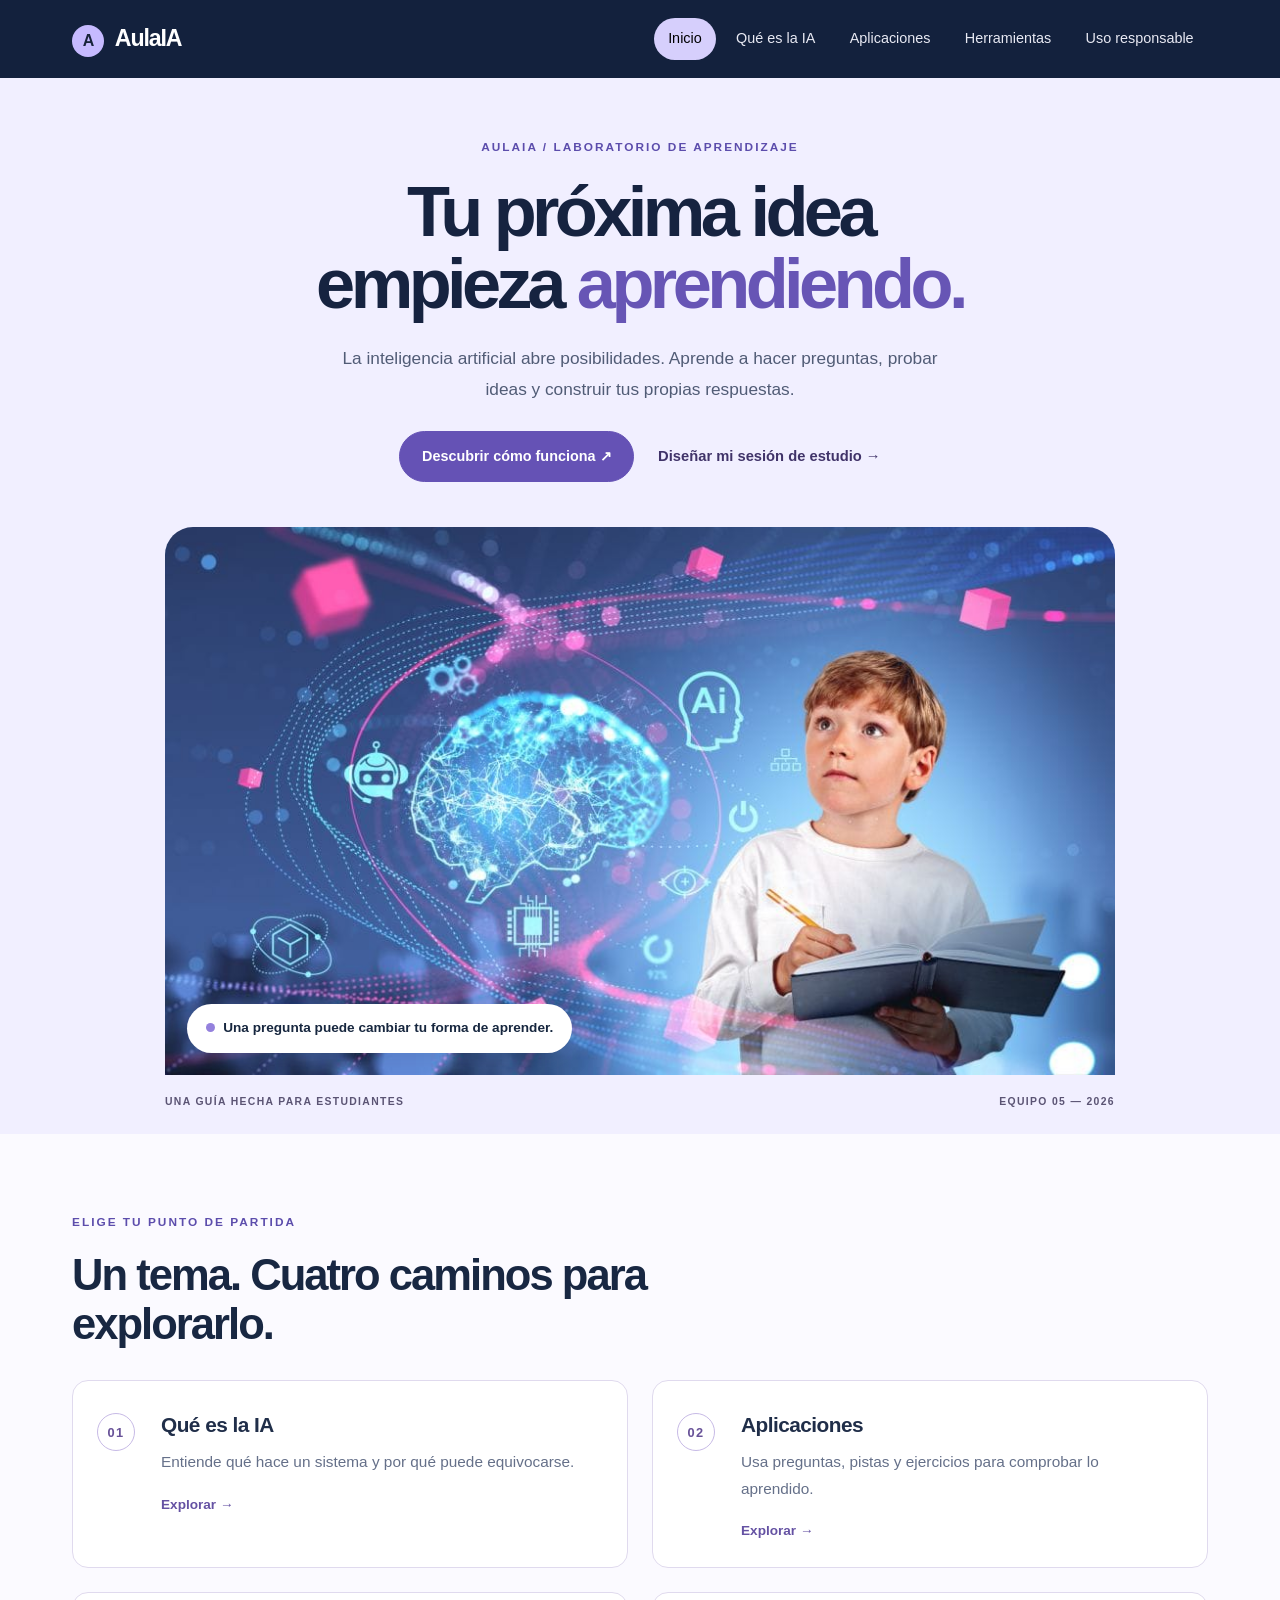
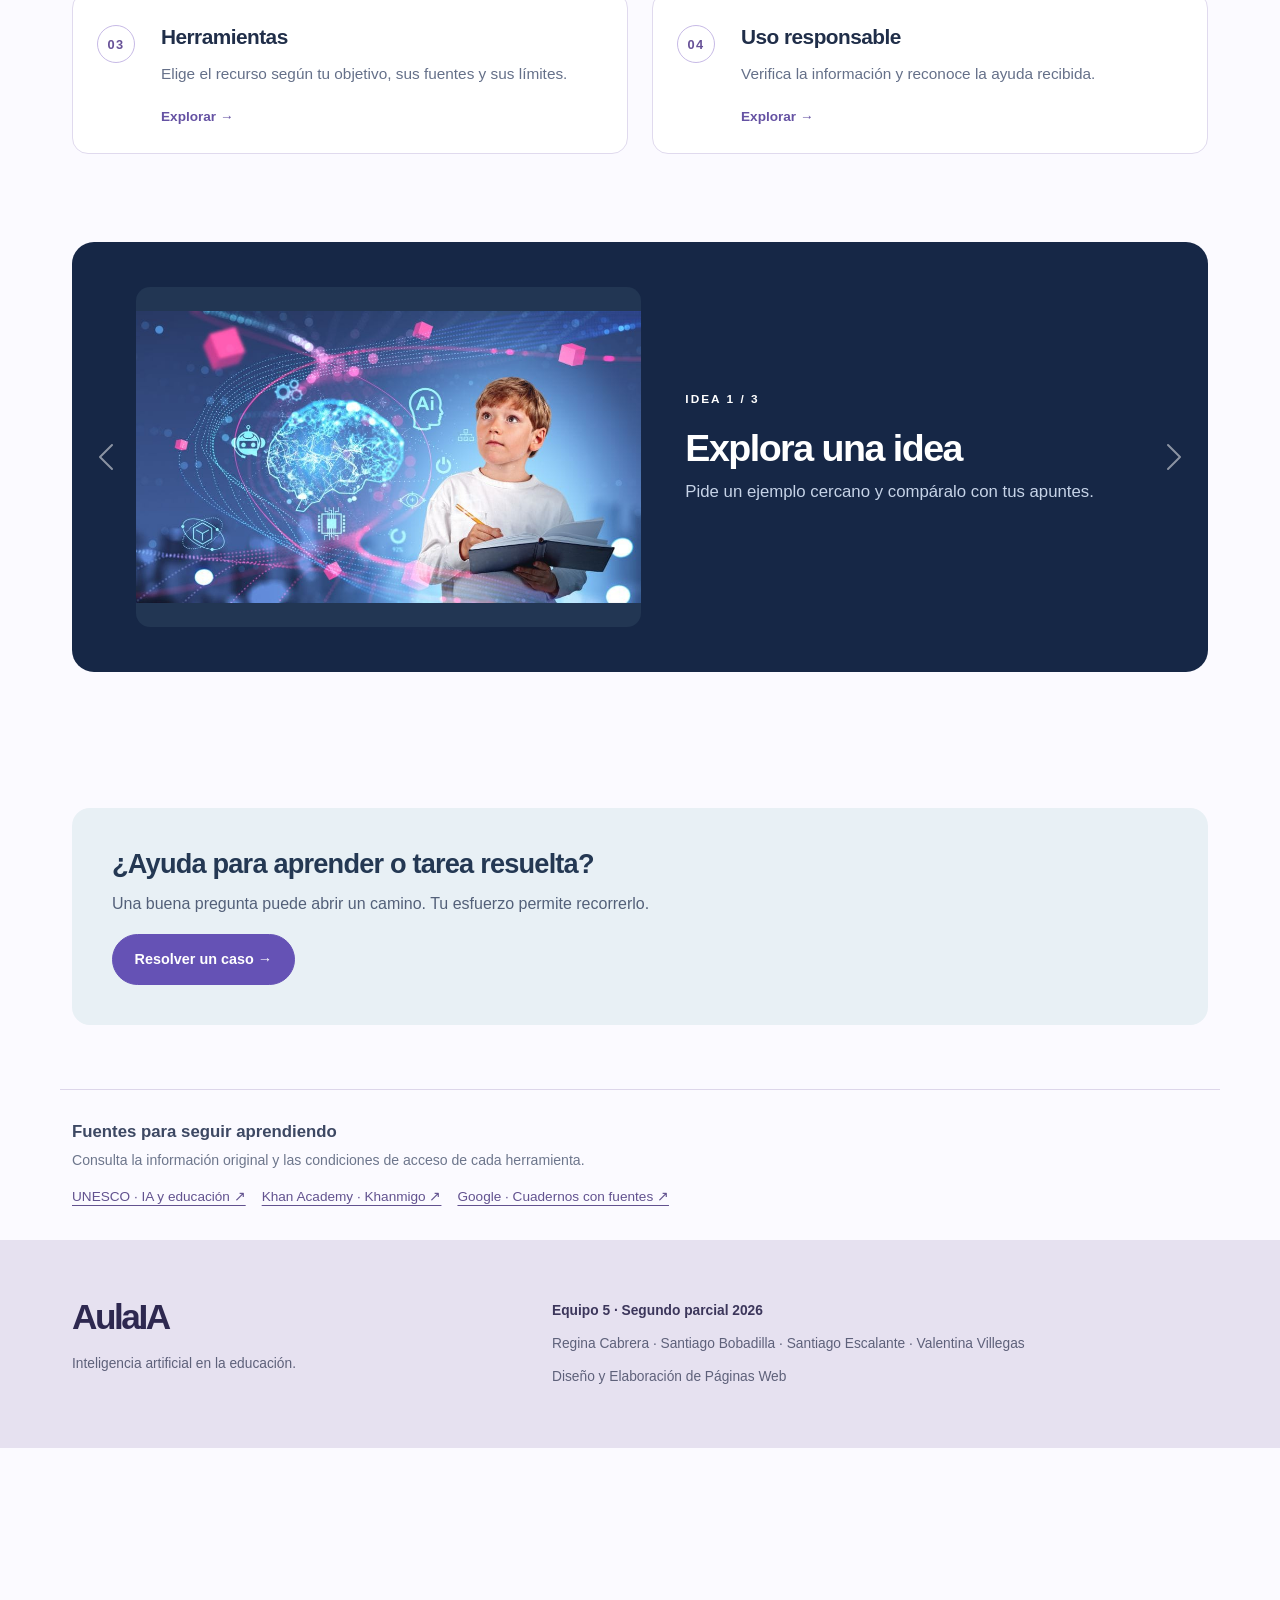
<file: index.html>
<!doctype html><html lang="es"><head><meta charset="utf-8"><meta name="viewport" content="width=device-width,initial-scale=1"><meta http-equiv="refresh" content="0;url=DEPWP2_Cabrera_Regina_AULAIA_REDISENO/"><title>AulaIA</title></head><body><a href="DEPWP2_Cabrera_Regina_AULAIA_REDISENO/">Abrir AulaIA</a></body></html>
</file>
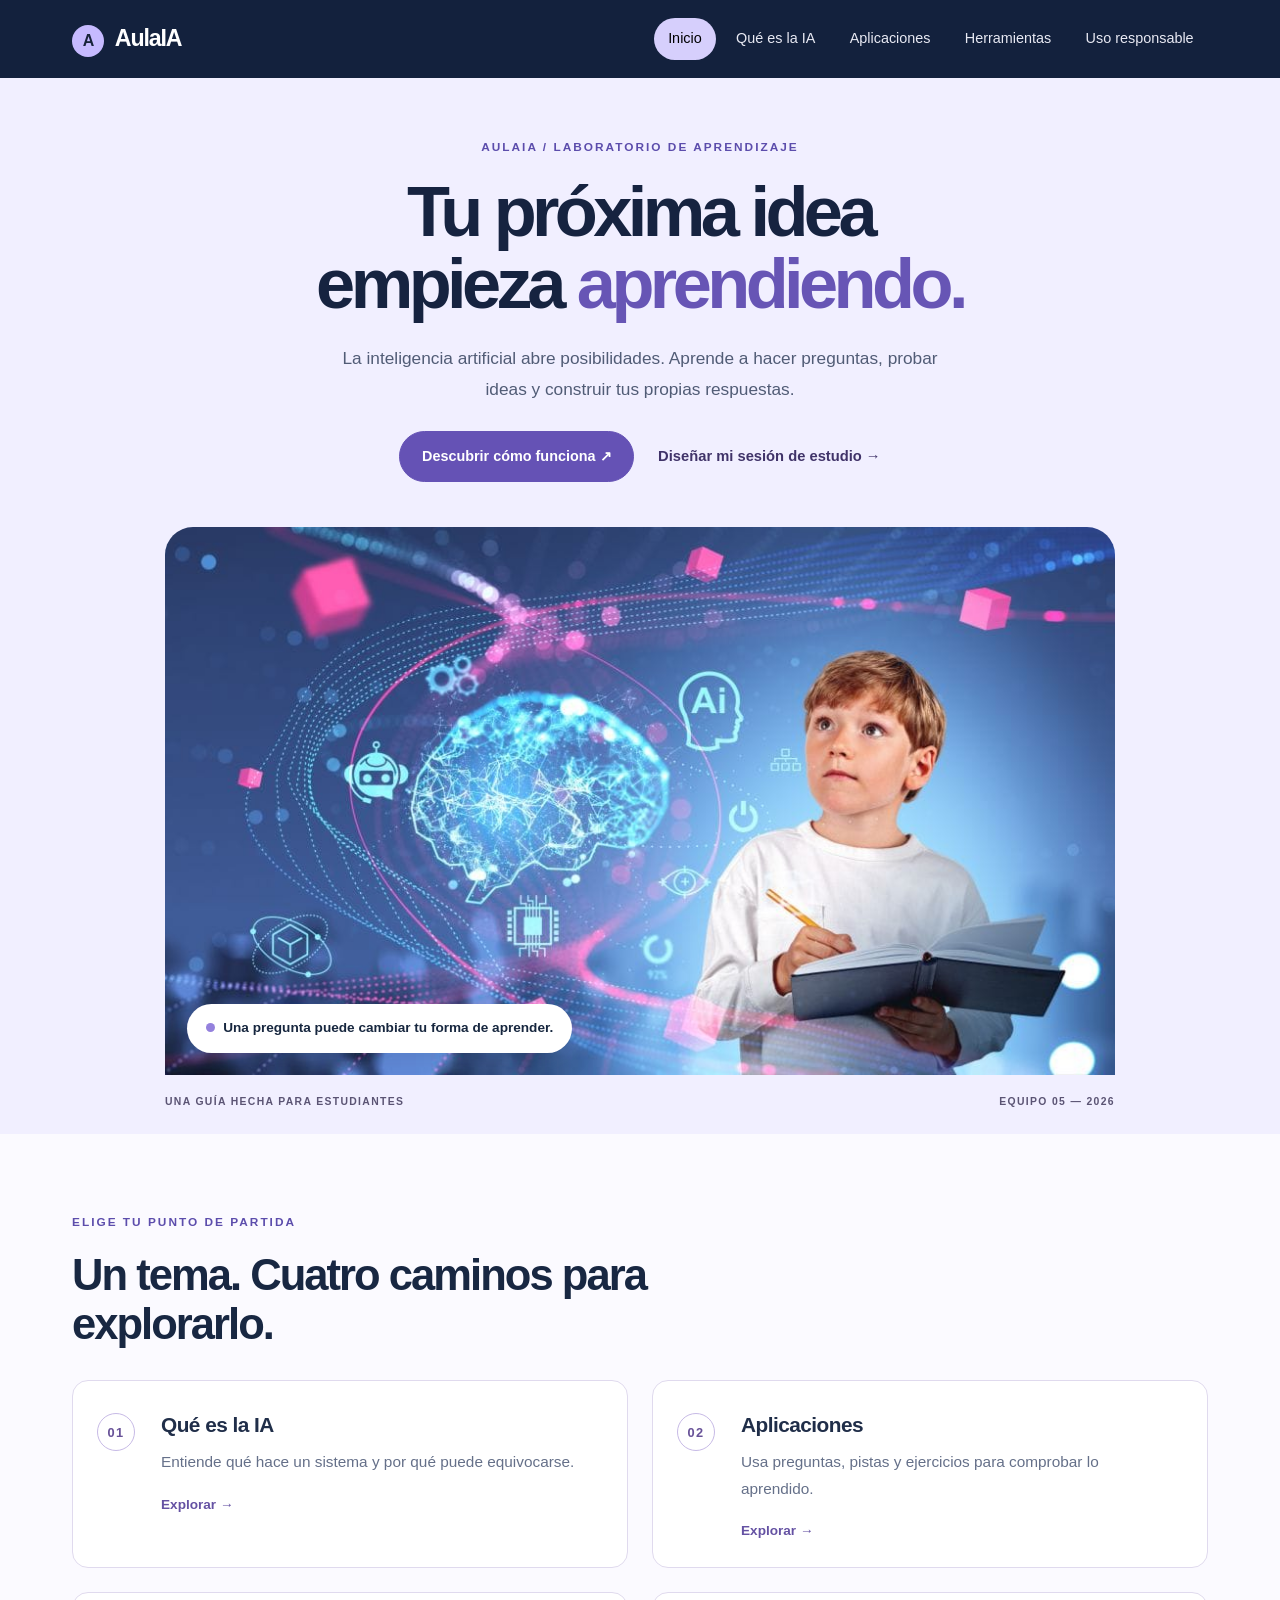
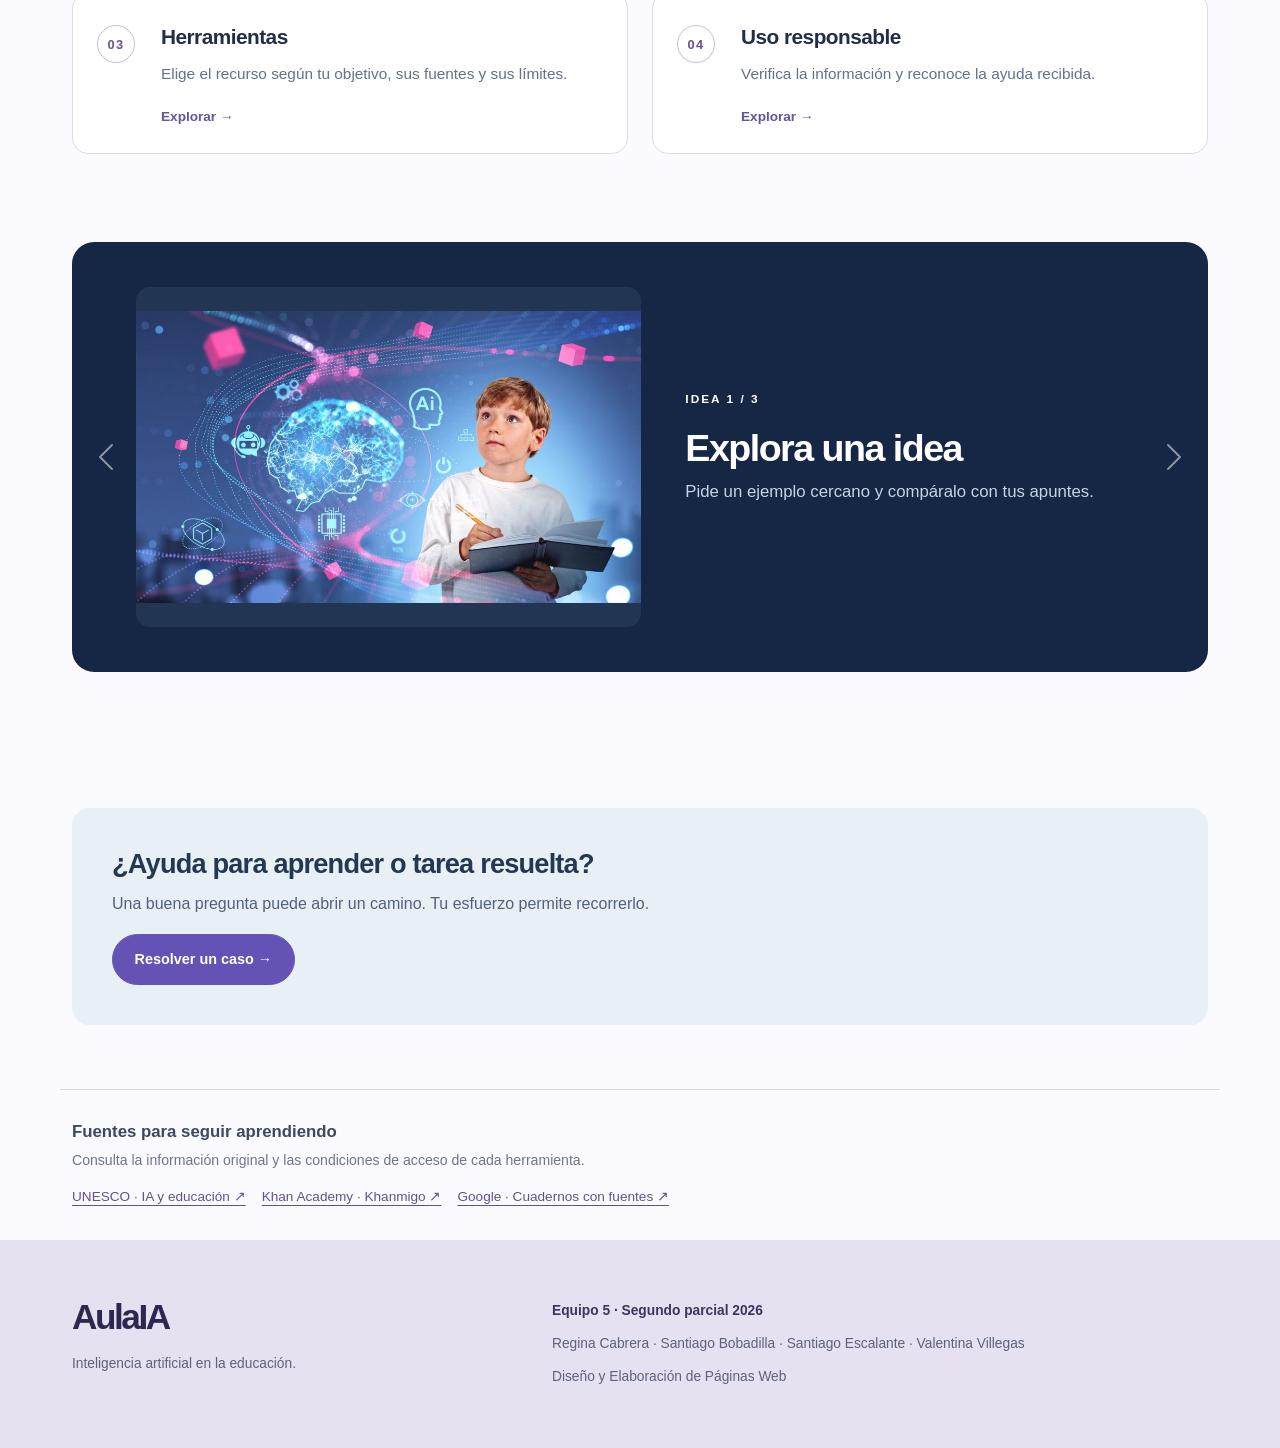
<file: DEPWP2_Cabrera_Regina_AULAIA_REDISENO/index.html>
<!doctype html><html lang="es"><head><meta charset="utf-8"><meta name="viewport" content="width=device-width, initial-scale=1"><title>Inteligencia artificial en la educación | AulaIA</title><meta name="description" content="Aprende qué es la IA y cómo aprovecharla para estudiar con autonomía y responsabilidad."><link rel="icon" href="imagenes/favicon.svg" type="image/svg+xml"><link rel="stylesheet" href="vendor/bootstrap/bootstrap.min.css"><link rel="stylesheet" href="css/estilos.css"></head><body class="site-body"><a class="skip-link" href="#contenido">Saltar al contenido</a><nav class="navbar navbar-expand-lg" aria-label="Navegación principal"><div class="container"><a class="navbar-brand" href="index.html"><span class="brand-icon">A</span> AulaIA</a><button class="navbar-toggler" type="button" data-bs-toggle="collapse" data-bs-target="#menu" aria-controls="menu" aria-expanded="false" aria-label="Abrir menú"><span class="navbar-toggler-icon"></span></button><div class="collapse navbar-collapse" id="menu"><ul class="navbar-nav ms-auto"><li class="nav-item"><a class="nav-link active" aria-current="page" href="index.html">Inicio</a></li><li class="nav-item"><a class="nav-link " href="que-es-ia.html">Qué es la IA</a></li><li class="nav-item"><a class="nav-link " href="aplicaciones.html">Aplicaciones</a></li><li class="nav-item"><a class="nav-link " href="herramientas.html">Herramientas</a></li><li class="nav-item"><a class="nav-link " href="uso-responsable.html">Uso responsable</a></li></ul></div></div></nav><main id="contenido"><header class="lab-hero"><div class="container"><div class="lab-intro"><p class="lab-kicker">AULAIA / LABORATORIO DE APRENDIZAJE</p><h1 class="lab-title">Tu próxima idea<br>empieza <span class="lab-emphasis">aprendiendo.</span></h1><p class="lab-description">La inteligencia artificial abre posibilidades. Aprende a hacer preguntas, probar ideas y construir tus propias respuestas.</p><div class="lab-actions"><a class="btn btn-primary" href="que-es-ia.html">Descubrir cómo funciona <span aria-hidden="true">↗</span></a><a class="lab-text-link" href="uso-responsable.html#plan">Diseñar mi sesión de estudio →</a></div></div><div class="lab-cover"><img class="lab-cover-photo" src="imagenes/aprender-ia.png" alt="Estudiante con un cuaderno junto a una representación digital de inteligencia artificial" width="970" height="560"><div class="lab-cover-label"><span class="lab-dot" aria-hidden="true"></span>Una pregunta puede cambiar tu forma de aprender.</div></div><div class="lab-caption"><span>UNA GUÍA HECHA PARA ESTUDIANTES</span><span>EQUIPO 05 — 2026</span></div></div></header><section class="section container learning-paths"><p class="eyebrow">ELIGE TU PUNTO DE PARTIDA</p><h2 class="section-title">Un tema. Cuatro caminos para explorarlo.</h2><div class="row g-4"><div class="col-md-6"><a class="route-card" href="que-es-ia.html"><span class="number">01</span><h3 class="route-title">Qué es la IA</h3><p>Entiende qué hace un sistema y por qué puede equivocarse.</p><span>Explorar →</span></a></div><div class="col-md-6"><a class="route-card" href="aplicaciones.html"><span class="number">02</span><h3 class="route-title">Aplicaciones</h3><p>Usa preguntas, pistas y ejercicios para comprobar lo aprendido.</p><span>Explorar →</span></a></div><div class="col-md-6"><a class="route-card" href="herramientas.html"><span class="number">03</span><h3 class="route-title">Herramientas</h3><p>Elige el recurso según tu objetivo, sus fuentes y sus límites.</p><span>Explorar →</span></a></div><div class="col-md-6"><a class="route-card" href="uso-responsable.html"><span class="number">04</span><h3 class="route-title">Uso responsable</h3><p>Verifica la información y reconoce la ayuda recibida.</p><span>Explorar →</span></a></div></div></section><section class="section-tight container"><div id="aprendizaje" class="carousel slide carousel-panel" aria-label="Formas de aprender con inteligencia artificial"><div class="carousel-inner"><div class="carousel-item active"><div class="carousel-content"><img class="carousel-art" src="imagenes/aprender-ia.png" width="970" height="560" alt="Estudiante con un cuaderno junto a una representación digital de inteligencia artificial"><div><p class="eyebrow text-white">IDEA 1 / 3</p><h2 class="carousel-heading">Explora una idea</h2><p class="carousel-paragraph">Pide un ejemplo cercano y compáralo con tus apuntes.</p></div></div></div><div class="carousel-item "><div class="carousel-content"><img class="carousel-art" src="imagenes/aula-digital.png" width="1024" height="1024" alt="Ilustración de un robot con libros y estudiantes en un aula digital"><div><p class="eyebrow text-white">IDEA 2 / 3</p><h2 class="carousel-heading">Practica con intención</h2><p class="carousel-paragraph">Intenta resolver primero; después solicita una pista.</p></div></div></div><div class="carousel-item "><div class="carousel-content"><img class="carousel-art" src="imagenes/estudio-acompanado.png" width="1440" height="960" alt="Estudiante y robot consultando un libro en un salón de clases"><div><p class="eyebrow text-white">IDEA 3 / 3</p><h2 class="carousel-heading">Comprueba lo aprendido</h2><p class="carousel-paragraph">Cierra la herramienta y explica el tema con tus palabras.</p></div></div></div></div><button class="carousel-control-prev" type="button" data-bs-target="#aprendizaje" data-bs-slide="prev"><span class="carousel-control-prev-icon" aria-hidden="true"></span><span class="visually-hidden">Idea anterior</span></button><button class="carousel-control-next" type="button" data-bs-target="#aprendizaje" data-bs-slide="next"><span class="carousel-control-next-icon" aria-hidden="true"></span><span class="visually-hidden">Idea siguiente</span></button></div></section><section class="section container"><div class="panel"><h2 class="panel-title">¿Ayuda para aprender o tarea resuelta?</h2><p class="reading">Una buena pregunta puede abrir un camino. Tu esfuerzo permite recorrerlo.</p><button class="btn btn-primary" type="button" data-bs-toggle="modal" data-bs-target="#casoModal">Resolver un caso →</button></div></section><div class="modal fade" id="casoModal" tabindex="-1" aria-labelledby="casoTitulo" aria-hidden="true"><div class="modal-dialog modal-dialog-centered"><div class="modal-content"><div class="modal-header"><h2 class="modal-title fs-5" id="casoTitulo">Antes de pedir la respuesta</h2><button type="button" class="btn-close" data-bs-dismiss="modal" aria-label="Cerrar"></button></div><div class="modal-body"><p>No entiendes un ejercicio de matemáticas. ¿Qué petición ayuda más a practicar?</p><button class="btn btn-outline-dark w-100 mb-2" type="button" data-case="bad">Resuelve todo para que pueda copiarlo</button><button class="btn btn-primary w-100" type="button" data-case="good">Dame una pista y espera mi intento</button><p id="casoResultado" class="mt-3" role="status" aria-live="polite"></p></div></div></div></div></main><section class="sources container"><h2>Fuentes para seguir aprendiendo</h2><p>Consulta la información original y las condiciones de acceso de cada herramienta.</p><div class="d-flex flex-wrap gap-3"><a href="https://www.unesco.org/en/articles/guidance-generative-ai-education-and-research" target="_blank" rel="noopener noreferrer">UNESCO · IA y educación ↗</a><a href="https://khanmigo.ai/" target="_blank" rel="noopener noreferrer">Khan Academy · Khanmigo ↗</a><a href="https://support.google.com/gemininotebook/answer/16206563" target="_blank" rel="noopener noreferrer">Google · Cuadernos con fuentes ↗</a></div></section><footer class="footer"><div class="container"><div class="row g-3"><div class="col-lg-5"><a class="footer-brand" href="index.html">AulaIA</a><p>Inteligencia artificial en la educación.</p></div><div class="col-lg-7"><p><strong>Equipo 5 · Segundo parcial 2026</strong></p><p>Regina Cabrera · Santiago Bobadilla · Santiago Escalante · Valentina Villegas</p><p>Diseño y Elaboración de Páginas Web</p></div></div></div></footer><script src="vendor/bootstrap/bootstrap.bundle.min.js"></script><script src="js/sitio.js"></script></body></html>
</file>
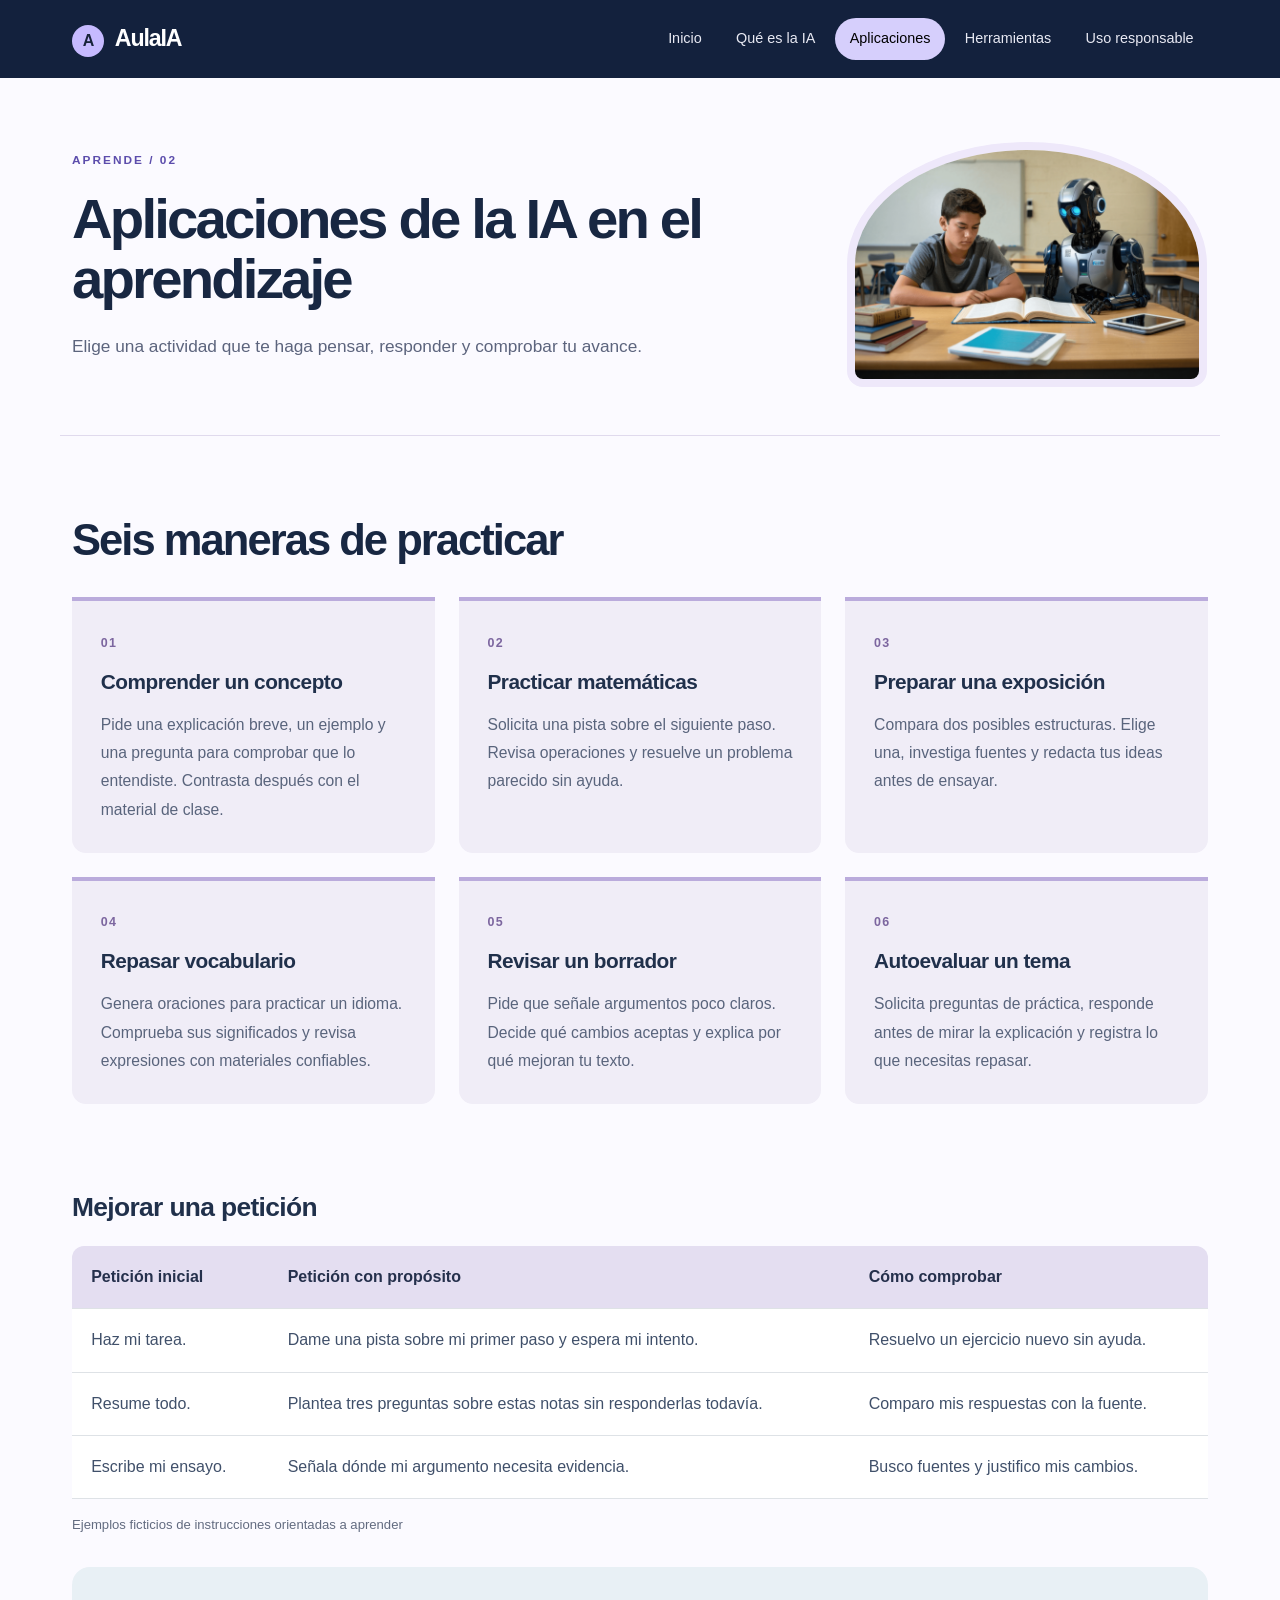
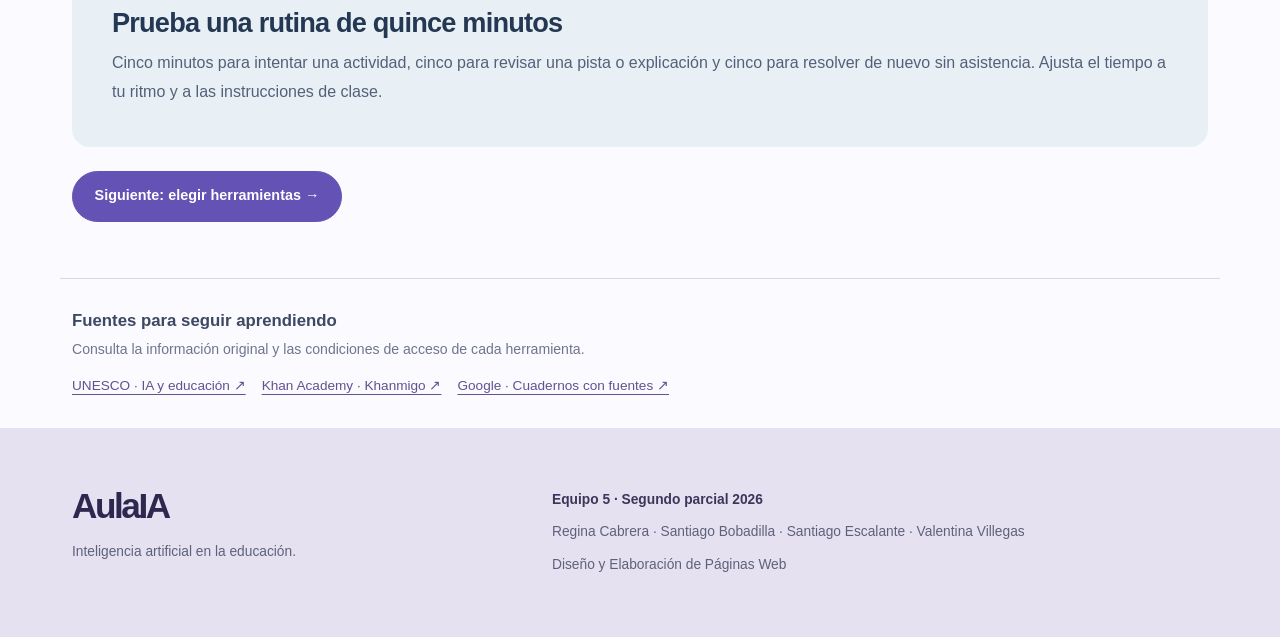
<file: DEPWP2_Cabrera_Regina_AULAIA_REDISENO/aplicaciones.html>
<!doctype html><html lang="es"><head><meta charset="utf-8"><meta name="viewport" content="width=device-width, initial-scale=1"><title>Aplicaciones de la IA en el aprendizaje | AulaIA</title><meta name="description" content="Ejemplos de estudio, práctica, retroalimentación y autoevaluación con IA."><link rel="icon" href="imagenes/favicon.svg" type="image/svg+xml"><link rel="stylesheet" href="vendor/bootstrap/bootstrap.min.css"><link rel="stylesheet" href="css/estilos.css"></head><body class="site-body"><a class="skip-link" href="#contenido">Saltar al contenido</a><nav class="navbar navbar-expand-lg" aria-label="Navegación principal"><div class="container"><a class="navbar-brand" href="index.html"><span class="brand-icon">A</span> AulaIA</a><button class="navbar-toggler" type="button" data-bs-toggle="collapse" data-bs-target="#menu" aria-controls="menu" aria-expanded="false" aria-label="Abrir menú"><span class="navbar-toggler-icon"></span></button><div class="collapse navbar-collapse" id="menu"><ul class="navbar-nav ms-auto"><li class="nav-item"><a class="nav-link " href="index.html">Inicio</a></li><li class="nav-item"><a class="nav-link " href="que-es-ia.html">Qué es la IA</a></li><li class="nav-item"><a class="nav-link active" aria-current="page" href="aplicaciones.html">Aplicaciones</a></li><li class="nav-item"><a class="nav-link " href="herramientas.html">Herramientas</a></li><li class="nav-item"><a class="nav-link " href="uso-responsable.html">Uso responsable</a></li></ul></div></div></nav><main id="contenido"><header class="page-head container"><div class="row align-items-center g-4"><div class="col-lg-8"><p class="eyebrow">APRENDE / 02</p><h1 class="page-title">Aplicaciones de la IA en el aprendizaje</h1><p class="lead">Elige una actividad que te haga pensar, responder y comprobar tu avance.</p></div><div class="col-lg-4"><img class="topic-image" src="imagenes/estudio-acompanado.png" width="1440" height="960" alt="Estudiante y robot consultando un libro en un salón de clases"></div></div></header><section class="section container"><h2 class="section-title">Seis maneras de practicar</h2><div class="row g-4"><div class="col-md-6 col-lg-4"><article class="card h-100"><div class="card-body"><span class="number">01</span><h3 class="card-title">Comprender un concepto</h3><p class="card-text">Pide una explicación breve, un ejemplo y una pregunta para comprobar que lo entendiste. Contrasta después con el material de clase.</p></div></article></div><div class="col-md-6 col-lg-4"><article class="card h-100"><div class="card-body"><span class="number">02</span><h3 class="card-title">Practicar matemáticas</h3><p class="card-text">Solicita una pista sobre el siguiente paso. Revisa operaciones y resuelve un problema parecido sin ayuda.</p></div></article></div><div class="col-md-6 col-lg-4"><article class="card h-100"><div class="card-body"><span class="number">03</span><h3 class="card-title">Preparar una exposición</h3><p class="card-text">Compara dos posibles estructuras. Elige una, investiga fuentes y redacta tus ideas antes de ensayar.</p></div></article></div><div class="col-md-6 col-lg-4"><article class="card h-100"><div class="card-body"><span class="number">04</span><h3 class="card-title">Repasar vocabulario</h3><p class="card-text">Genera oraciones para practicar un idioma. Comprueba sus significados y revisa expresiones con materiales confiables.</p></div></article></div><div class="col-md-6 col-lg-4"><article class="card h-100"><div class="card-body"><span class="number">05</span><h3 class="card-title">Revisar un borrador</h3><p class="card-text">Pide que señale argumentos poco claros. Decide qué cambios aceptas y explica por qué mejoran tu texto.</p></div></article></div><div class="col-md-6 col-lg-4"><article class="card h-100"><div class="card-body"><span class="number">06</span><h3 class="card-title">Autoevaluar un tema</h3><p class="card-text">Solicita preguntas de práctica, responde antes de mirar la explicación y registra lo que necesitas repasar.</p></div></article></div></div></section><section class="section-tight container"><h2 class="subheading">Mejorar una petición</h2><div class="table-wrap"><table class="table comparison"><caption>Ejemplos ficticios de instrucciones orientadas a aprender</caption><thead><tr><th scope="col">Petición inicial</th><th scope="col">Petición con propósito</th><th scope="col">Cómo comprobar</th></tr></thead><tbody><tr><td>Haz mi tarea.</td><td>Dame una pista sobre mi primer paso y espera mi intento.</td><td>Resuelvo un ejercicio nuevo sin ayuda.</td></tr><tr><td>Resume todo.</td><td>Plantea tres preguntas sobre estas notas sin responderlas todavía.</td><td>Comparo mis respuestas con la fuente.</td></tr><tr><td>Escribe mi ensayo.</td><td>Señala dónde mi argumento necesita evidencia.</td><td>Busco fuentes y justifico mis cambios.</td></tr></tbody></table></div><div class="panel mt-4"><h2 class="panel-title">Prueba una rutina de quince minutos</h2><p class="reading mb-0">Cinco minutos para intentar una actividad, cinco para revisar una pista o explicación y cinco para resolver de nuevo sin asistencia. Ajusta el tiempo a tu ritmo y a las instrucciones de clase.</p></div><a class="btn btn-primary mt-4" href="herramientas.html">Siguiente: elegir herramientas →</a></section></main><section class="sources container"><h2>Fuentes para seguir aprendiendo</h2><p>Consulta la información original y las condiciones de acceso de cada herramienta.</p><div class="d-flex flex-wrap gap-3"><a href="https://www.unesco.org/en/articles/guidance-generative-ai-education-and-research" target="_blank" rel="noopener noreferrer">UNESCO · IA y educación ↗</a><a href="https://khanmigo.ai/" target="_blank" rel="noopener noreferrer">Khan Academy · Khanmigo ↗</a><a href="https://support.google.com/gemininotebook/answer/16206563" target="_blank" rel="noopener noreferrer">Google · Cuadernos con fuentes ↗</a></div></section><footer class="footer"><div class="container"><div class="row g-3"><div class="col-lg-5"><a class="footer-brand" href="index.html">AulaIA</a><p>Inteligencia artificial en la educación.</p></div><div class="col-lg-7"><p><strong>Equipo 5 · Segundo parcial 2026</strong></p><p>Regina Cabrera · Santiago Bobadilla · Santiago Escalante · Valentina Villegas</p><p>Diseño y Elaboración de Páginas Web</p></div></div></div></footer><script src="vendor/bootstrap/bootstrap.bundle.min.js"></script><script src="js/sitio.js"></script></body></html>
</file>
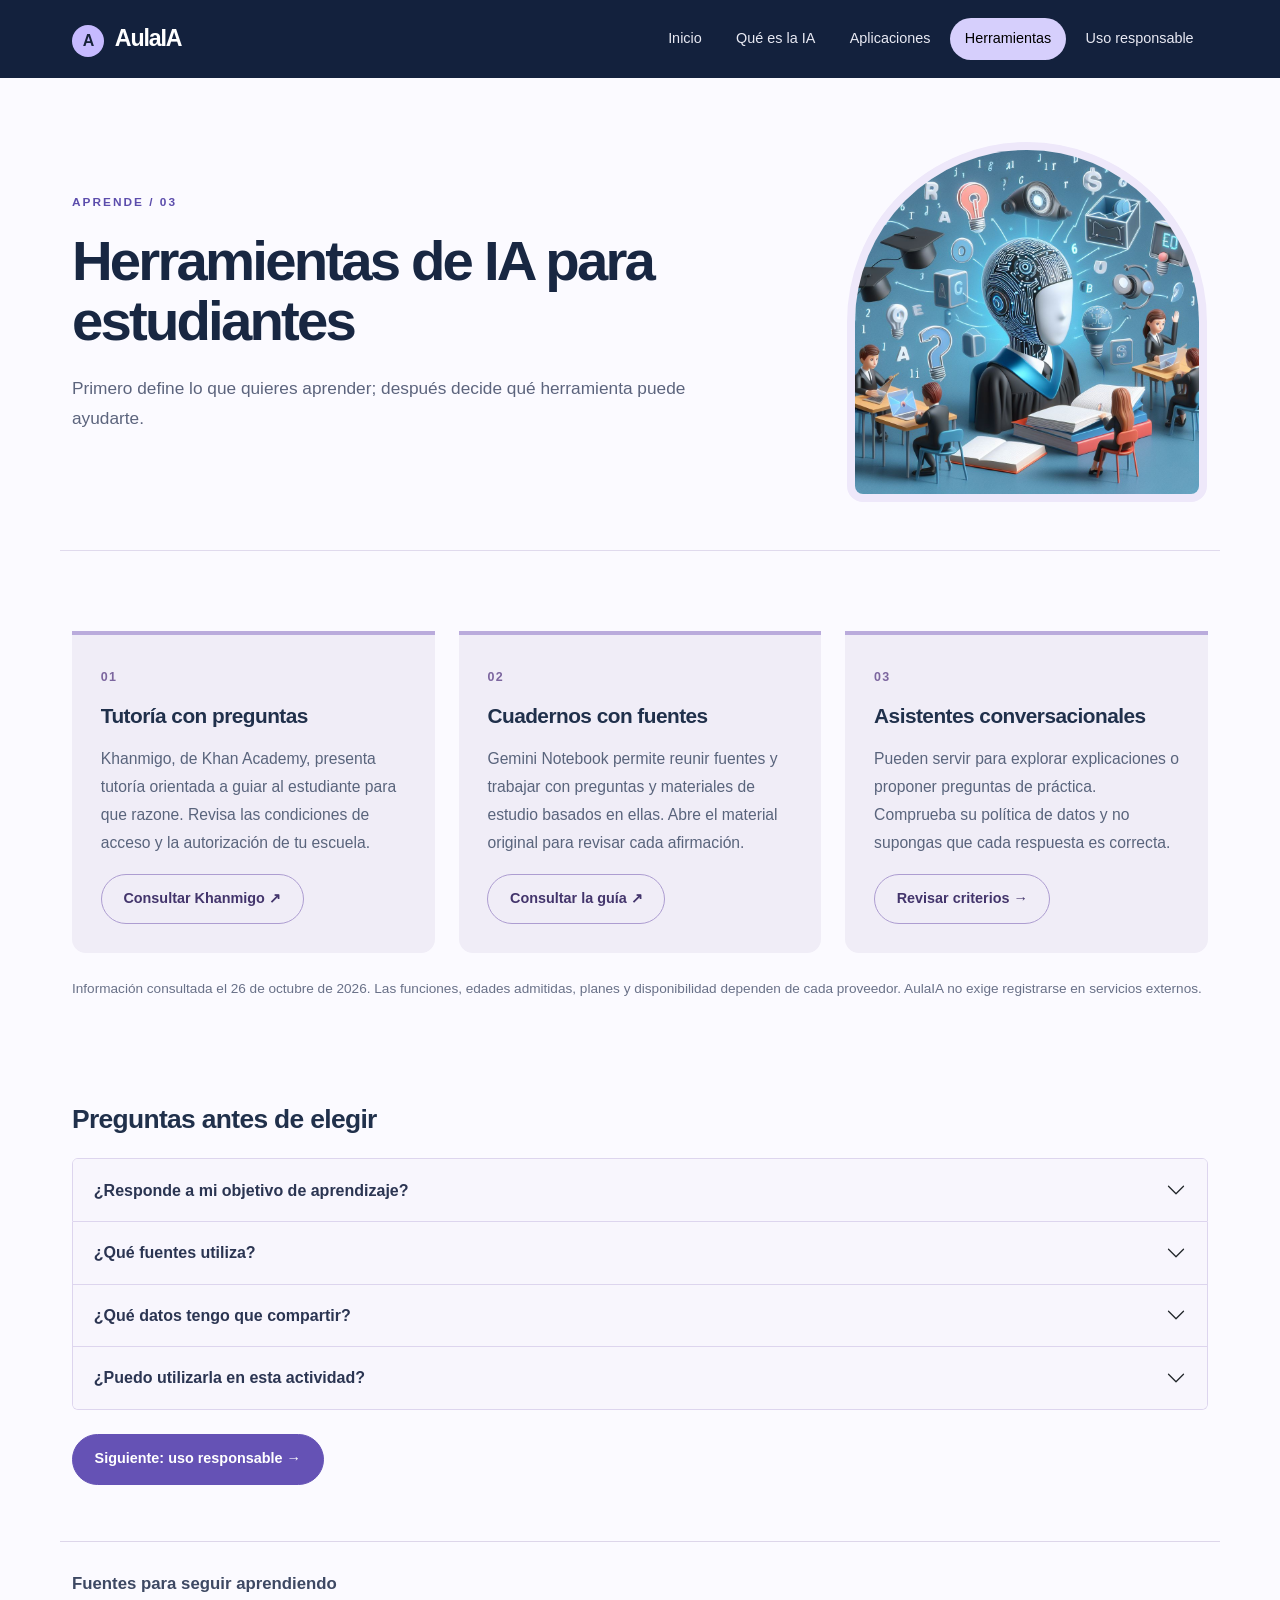
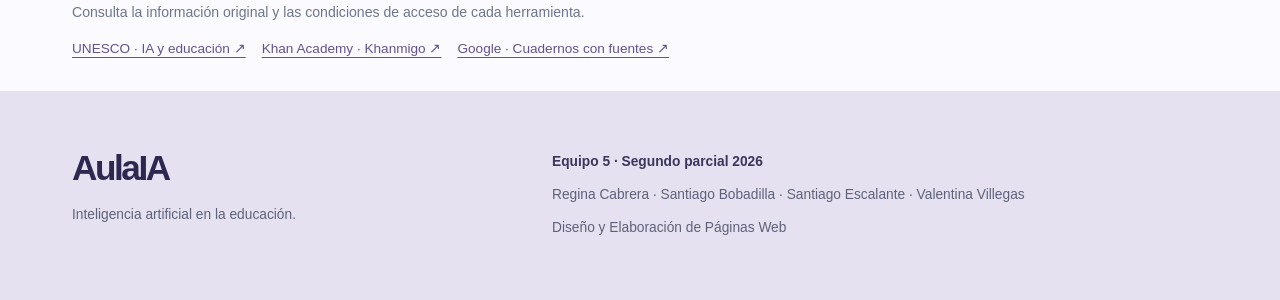
<file: DEPWP2_Cabrera_Regina_AULAIA_REDISENO/herramientas.html>
<!doctype html><html lang="es"><head><meta charset="utf-8"><meta name="viewport" content="width=device-width, initial-scale=1"><title>Herramientas de IA para estudiantes | AulaIA</title><meta name="description" content="Compara tipos de herramientas y consulta fuentes, privacidad y reglas antes de utilizarlas."><link rel="icon" href="imagenes/favicon.svg" type="image/svg+xml"><link rel="stylesheet" href="vendor/bootstrap/bootstrap.min.css"><link rel="stylesheet" href="css/estilos.css"></head><body class="site-body"><a class="skip-link" href="#contenido">Saltar al contenido</a><nav class="navbar navbar-expand-lg" aria-label="Navegación principal"><div class="container"><a class="navbar-brand" href="index.html"><span class="brand-icon">A</span> AulaIA</a><button class="navbar-toggler" type="button" data-bs-toggle="collapse" data-bs-target="#menu" aria-controls="menu" aria-expanded="false" aria-label="Abrir menú"><span class="navbar-toggler-icon"></span></button><div class="collapse navbar-collapse" id="menu"><ul class="navbar-nav ms-auto"><li class="nav-item"><a class="nav-link " href="index.html">Inicio</a></li><li class="nav-item"><a class="nav-link " href="que-es-ia.html">Qué es la IA</a></li><li class="nav-item"><a class="nav-link " href="aplicaciones.html">Aplicaciones</a></li><li class="nav-item"><a class="nav-link active" aria-current="page" href="herramientas.html">Herramientas</a></li><li class="nav-item"><a class="nav-link " href="uso-responsable.html">Uso responsable</a></li></ul></div></div></nav><main id="contenido"><header class="page-head container"><div class="row align-items-center g-4"><div class="col-lg-8"><p class="eyebrow">APRENDE / 03</p><h1 class="page-title">Herramientas de IA para estudiantes</h1><p class="lead">Primero define lo que quieres aprender; después decide qué herramienta puede ayudarte.</p></div><div class="col-lg-4"><img class="topic-image" src="imagenes/aula-digital.png" width="1024" height="1024" alt="Ilustración de un robot con libros y estudiantes en un aula digital"></div></div></header><section class="section container"><div class="row g-4"><div class="col-lg-4"><article class="card h-100"><div class="card-body"><span class="number">01</span><h2 class="card-title">Tutoría con preguntas</h2><p class="card-text">Khanmigo, de Khan Academy, presenta tutoría orientada a guiar al estudiante para que razone. Revisa las condiciones de acceso y la autorización de tu escuela.</p><a class="btn btn-outline-dark" href="https://khanmigo.ai/" target="_blank" rel="noopener noreferrer">Consultar Khanmigo ↗</a></div></article></div><div class="col-lg-4"><article class="card h-100"><div class="card-body"><span class="number">02</span><h2 class="card-title">Cuadernos con fuentes</h2><p class="card-text">Gemini Notebook permite reunir fuentes y trabajar con preguntas y materiales de estudio basados en ellas. Abre el material original para revisar cada afirmación.</p><a class="btn btn-outline-dark" href="https://support.google.com/gemininotebook/answer/16206563" target="_blank" rel="noopener noreferrer">Consultar la guía ↗</a></div></article></div><div class="col-lg-4"><article class="card h-100"><div class="card-body"><span class="number">03</span><h2 class="card-title">Asistentes conversacionales</h2><p class="card-text">Pueden servir para explorar explicaciones o proponer preguntas de práctica. Comprueba su política de datos y no supongas que cada respuesta es correcta.</p><a class="btn btn-outline-dark" href="uso-responsable.html">Revisar criterios →</a></div></article></div></div><p class="small-note mt-4">Información consultada el 26 de octubre de 2026. Las funciones, edades admitidas, planes y disponibilidad dependen de cada proveedor. AulaIA no exige registrarse en servicios externos.</p></section><section class="section-tight container"><h2 class="subheading">Preguntas antes de elegir</h2><div class="accordion" id="elegir"><div class="accordion-item"><h3 class="accordion-header"><button class="accordion-button collapsed" type="button" data-bs-toggle="collapse" data-bs-target="#elegir0" aria-expanded="false" aria-controls="elegir0">¿Responde a mi objetivo de aprendizaje?</button></h3><div id="elegir0" class="accordion-collapse collapse" data-bs-parent="#elegir"><div class="accordion-body">Elige una función concreta: practicar, revisar o contrastar. Si solo produce una entrega completa que no puedes explicar, cambia la actividad.</div></div></div><div class="accordion-item"><h3 class="accordion-header"><button class="accordion-button collapsed" type="button" data-bs-toggle="collapse" data-bs-target="#elegir1" aria-expanded="false" aria-controls="elegir1">¿Qué fuentes utiliza?</button></h3><div id="elegir1" class="accordion-collapse collapse" data-bs-parent="#elegir"><div class="accordion-body">Busca referencias accesibles y comprueba que realmente respalden las afirmaciones. La presencia de enlaces no garantiza la calidad del contenido.</div></div></div><div class="accordion-item"><h3 class="accordion-header"><button class="accordion-button collapsed" type="button" data-bs-toggle="collapse" data-bs-target="#elegir2" aria-expanded="false" aria-controls="elegir2">¿Qué datos tengo que compartir?</button></h3><div id="elegir2" class="accordion-collapse collapse" data-bs-parent="#elegir"><div class="accordion-body">Evita nombres completos, calificaciones, documentos de identidad y trabajos de otras personas. Usa ejemplos ficticios y recursos autorizados.</div></div></div><div class="accordion-item"><h3 class="accordion-header"><button class="accordion-button collapsed" type="button" data-bs-toggle="collapse" data-bs-target="#elegir3" aria-expanded="false" aria-controls="elegir3">¿Puedo utilizarla en esta actividad?</button></h3><div id="elegir3" class="accordion-collapse collapse" data-bs-parent="#elegir"><div class="accordion-body">Consulta a tu docente y revisa las condiciones de uso. La disponibilidad de una herramienta no equivale a autorización académica.</div></div></div></div><a class="btn btn-primary mt-4" href="uso-responsable.html">Siguiente: uso responsable →</a></section></main><section class="sources container"><h2>Fuentes para seguir aprendiendo</h2><p>Consulta la información original y las condiciones de acceso de cada herramienta.</p><div class="d-flex flex-wrap gap-3"><a href="https://www.unesco.org/en/articles/guidance-generative-ai-education-and-research" target="_blank" rel="noopener noreferrer">UNESCO · IA y educación ↗</a><a href="https://khanmigo.ai/" target="_blank" rel="noopener noreferrer">Khan Academy · Khanmigo ↗</a><a href="https://support.google.com/gemininotebook/answer/16206563" target="_blank" rel="noopener noreferrer">Google · Cuadernos con fuentes ↗</a></div></section><footer class="footer"><div class="container"><div class="row g-3"><div class="col-lg-5"><a class="footer-brand" href="index.html">AulaIA</a><p>Inteligencia artificial en la educación.</p></div><div class="col-lg-7"><p><strong>Equipo 5 · Segundo parcial 2026</strong></p><p>Regina Cabrera · Santiago Bobadilla · Santiago Escalante · Valentina Villegas</p><p>Diseño y Elaboración de Páginas Web</p></div></div></div></footer><script src="vendor/bootstrap/bootstrap.bundle.min.js"></script><script src="js/sitio.js"></script></body></html>
</file>
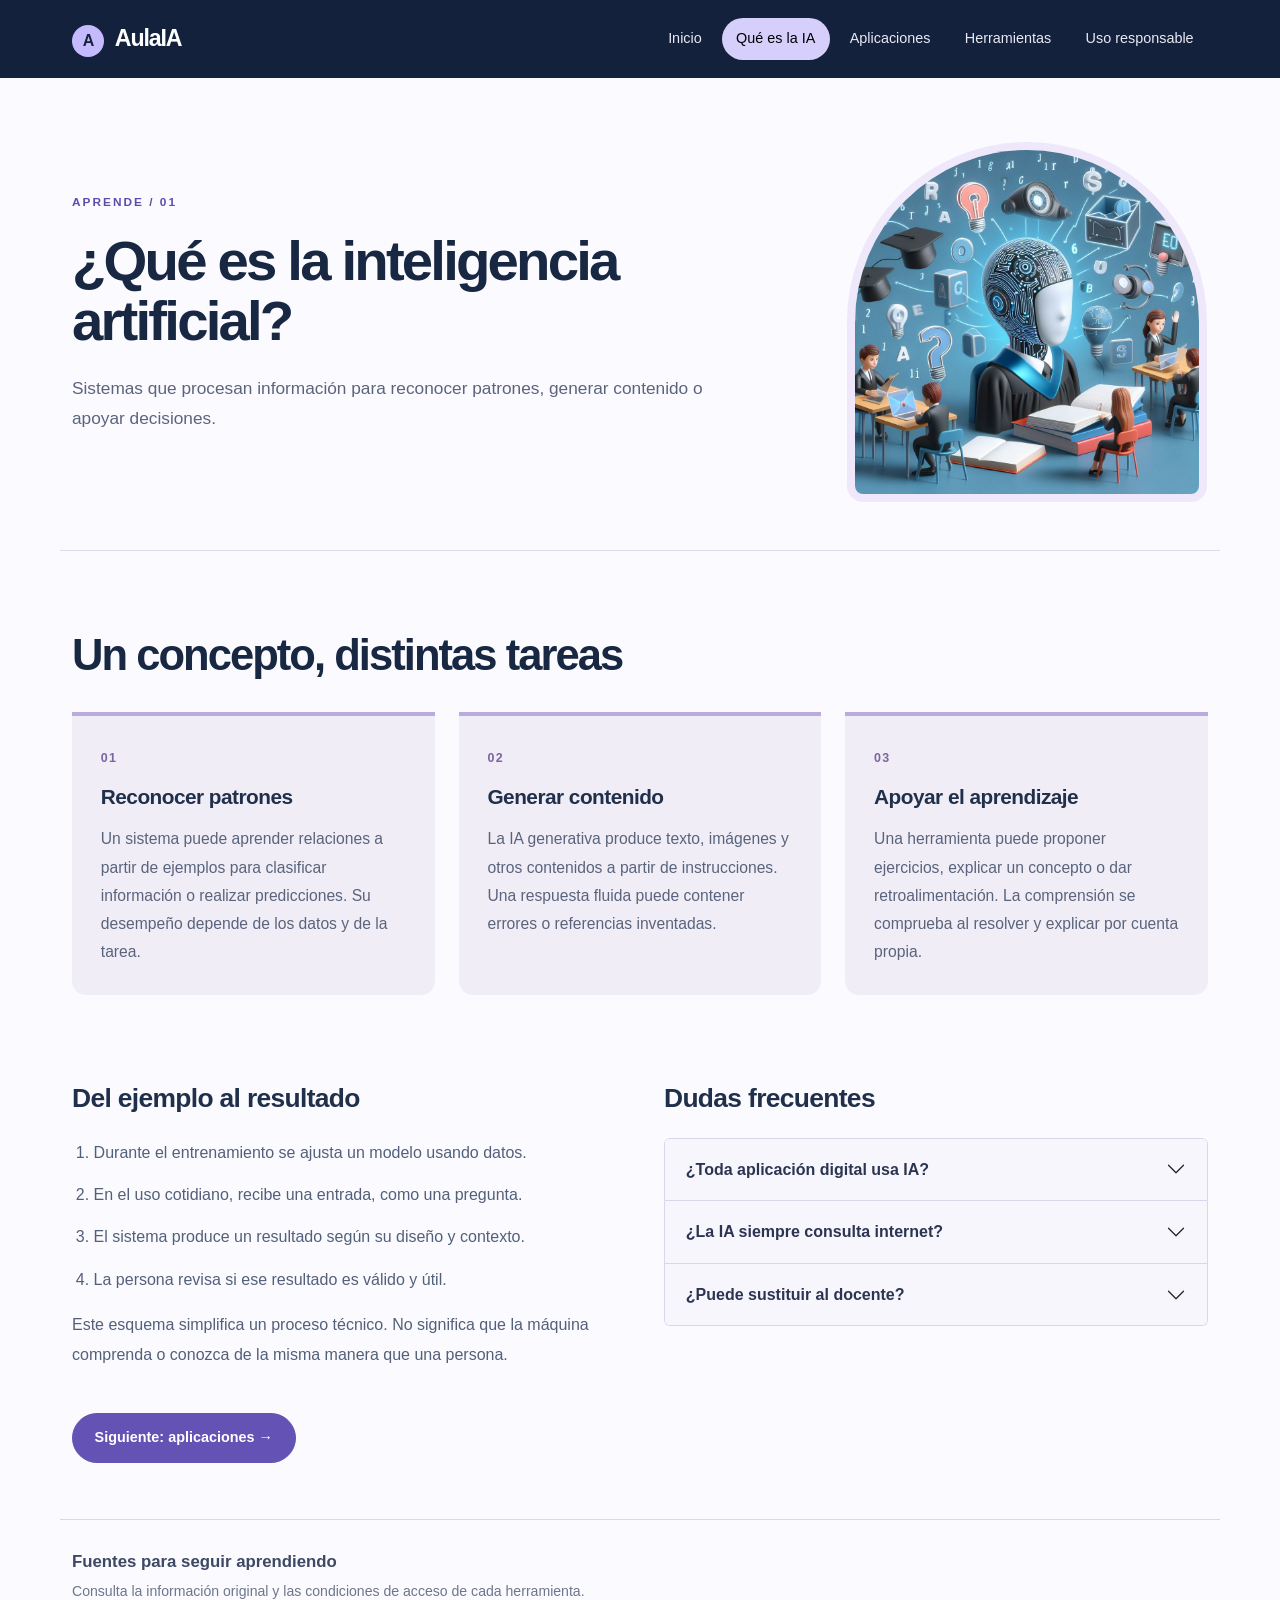
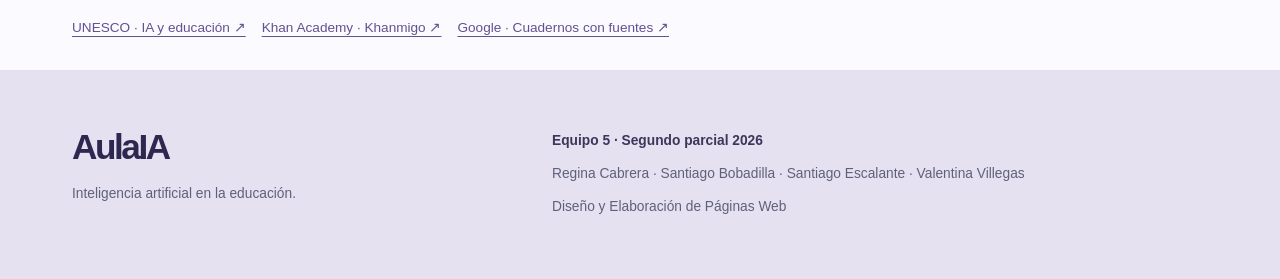
<file: DEPWP2_Cabrera_Regina_AULAIA_REDISENO/que-es-ia.html>
<!doctype html><html lang="es"><head><meta charset="utf-8"><meta name="viewport" content="width=device-width, initial-scale=1"><title>Qué es la inteligencia artificial | AulaIA</title><meta name="description" content="Conceptos básicos, modelos generativos y límites de la inteligencia artificial."><link rel="icon" href="imagenes/favicon.svg" type="image/svg+xml"><link rel="stylesheet" href="vendor/bootstrap/bootstrap.min.css"><link rel="stylesheet" href="css/estilos.css"></head><body class="site-body"><a class="skip-link" href="#contenido">Saltar al contenido</a><nav class="navbar navbar-expand-lg" aria-label="Navegación principal"><div class="container"><a class="navbar-brand" href="index.html"><span class="brand-icon">A</span> AulaIA</a><button class="navbar-toggler" type="button" data-bs-toggle="collapse" data-bs-target="#menu" aria-controls="menu" aria-expanded="false" aria-label="Abrir menú"><span class="navbar-toggler-icon"></span></button><div class="collapse navbar-collapse" id="menu"><ul class="navbar-nav ms-auto"><li class="nav-item"><a class="nav-link " href="index.html">Inicio</a></li><li class="nav-item"><a class="nav-link active" aria-current="page" href="que-es-ia.html">Qué es la IA</a></li><li class="nav-item"><a class="nav-link " href="aplicaciones.html">Aplicaciones</a></li><li class="nav-item"><a class="nav-link " href="herramientas.html">Herramientas</a></li><li class="nav-item"><a class="nav-link " href="uso-responsable.html">Uso responsable</a></li></ul></div></div></nav><main id="contenido"><header class="page-head container"><div class="row align-items-center g-4"><div class="col-lg-8"><p class="eyebrow">APRENDE / 01</p><h1 class="page-title">¿Qué es la inteligencia artificial?</h1><p class="lead">Sistemas que procesan información para reconocer patrones, generar contenido o apoyar decisiones.</p></div><div class="col-lg-4"><img class="topic-image" src="imagenes/aula-digital.png" width="1024" height="1024" alt="Ilustración de un robot con libros y estudiantes en un aula digital"></div></div></header><section class="section container"><h2 class="section-title">Un concepto, distintas tareas</h2><div class="row g-4"><div class="col-md-6 col-lg-4"><article class="card h-100"><div class="card-body"><span class="number">01</span><h3 class="card-title">Reconocer patrones</h3><p class="card-text">Un sistema puede aprender relaciones a partir de ejemplos para clasificar información o realizar predicciones. Su desempeño depende de los datos y de la tarea.</p></div></article></div><div class="col-md-6 col-lg-4"><article class="card h-100"><div class="card-body"><span class="number">02</span><h3 class="card-title">Generar contenido</h3><p class="card-text">La IA generativa produce texto, imágenes y otros contenidos a partir de instrucciones. Una respuesta fluida puede contener errores o referencias inventadas.</p></div></article></div><div class="col-md-6 col-lg-4"><article class="card h-100"><div class="card-body"><span class="number">03</span><h3 class="card-title">Apoyar el aprendizaje</h3><p class="card-text">Una herramienta puede proponer ejercicios, explicar un concepto o dar retroalimentación. La comprensión se comprueba al resolver y explicar por cuenta propia.</p></div></article></div></div></section><section class="section-tight container"><div class="row g-5"><div class="col-lg-6 reading"><h2 class="subheading">Del ejemplo al resultado</h2><ol class="content-list"><li>Durante el entrenamiento se ajusta un modelo usando datos.</li><li>En el uso cotidiano, recibe una entrada, como una pregunta.</li><li>El sistema produce un resultado según su diseño y contexto.</li><li>La persona revisa si ese resultado es válido y útil.</li></ol><p>Este esquema simplifica un proceso técnico. No significa que la máquina comprenda o conozca de la misma manera que una persona.</p></div><div class="col-lg-6"><h2 class="subheading">Dudas frecuentes</h2><div class="accordion" id="conceptos"><div class="accordion-item"><h3 class="accordion-header"><button class="accordion-button collapsed" type="button" data-bs-toggle="collapse" data-bs-target="#conceptos0" aria-expanded="false" aria-controls="conceptos0">¿Toda aplicación digital usa IA?</button></h3><div id="conceptos0" class="accordion-collapse collapse" data-bs-parent="#conceptos"><div class="accordion-body">No. Una calculadora o un programa con reglas fijas puede resolver tareas sin utilizar modelos de aprendizaje automático.</div></div></div><div class="accordion-item"><h3 class="accordion-header"><button class="accordion-button collapsed" type="button" data-bs-toggle="collapse" data-bs-target="#conceptos1" aria-expanded="false" aria-controls="conceptos1">¿La IA siempre consulta internet?</button></h3><div id="conceptos1" class="accordion-collapse collapse" data-bs-parent="#conceptos"><div class="accordion-body">No. Depende de la herramienta y de sus funciones. No presupongas que una respuesta está actualizada o que sus referencias existen.</div></div></div><div class="accordion-item"><h3 class="accordion-header"><button class="accordion-button collapsed" type="button" data-bs-toggle="collapse" data-bs-target="#conceptos2" aria-expanded="false" aria-controls="conceptos2">¿Puede sustituir al docente?</button></h3><div id="conceptos2" class="accordion-collapse collapse" data-bs-parent="#conceptos"><div class="accordion-body">En esta guía se plantea como apoyo. El docente acompaña, orienta y evalúa dentro de un contexto que una respuesta automática puede desconocer.</div></div></div></div></div></div><a class="btn btn-primary mt-4" href="aplicaciones.html">Siguiente: aplicaciones →</a></section></main><section class="sources container"><h2>Fuentes para seguir aprendiendo</h2><p>Consulta la información original y las condiciones de acceso de cada herramienta.</p><div class="d-flex flex-wrap gap-3"><a href="https://www.unesco.org/en/articles/guidance-generative-ai-education-and-research" target="_blank" rel="noopener noreferrer">UNESCO · IA y educación ↗</a><a href="https://khanmigo.ai/" target="_blank" rel="noopener noreferrer">Khan Academy · Khanmigo ↗</a><a href="https://support.google.com/gemininotebook/answer/16206563" target="_blank" rel="noopener noreferrer">Google · Cuadernos con fuentes ↗</a></div></section><footer class="footer"><div class="container"><div class="row g-3"><div class="col-lg-5"><a class="footer-brand" href="index.html">AulaIA</a><p>Inteligencia artificial en la educación.</p></div><div class="col-lg-7"><p><strong>Equipo 5 · Segundo parcial 2026</strong></p><p>Regina Cabrera · Santiago Bobadilla · Santiago Escalante · Valentina Villegas</p><p>Diseño y Elaboración de Páginas Web</p></div></div></div></footer><script src="vendor/bootstrap/bootstrap.bundle.min.js"></script><script src="js/sitio.js"></script></body></html>
</file>
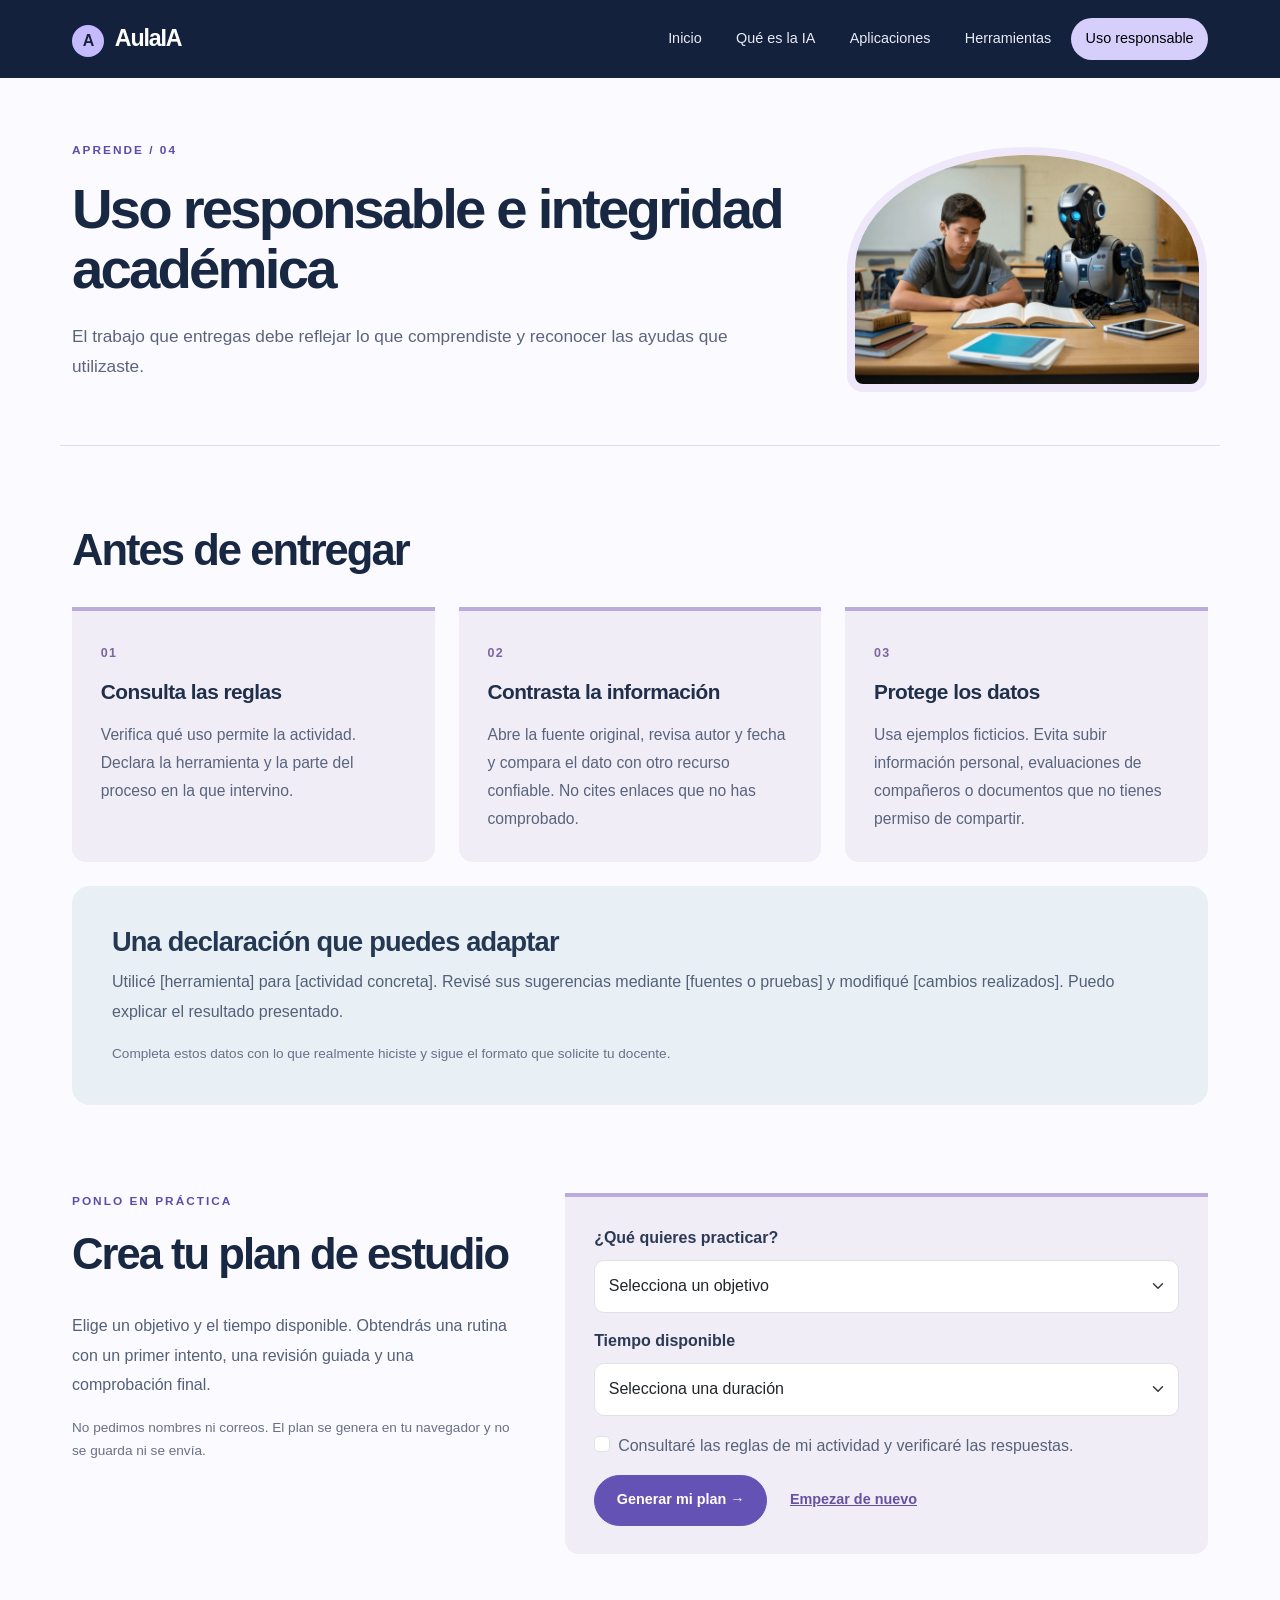
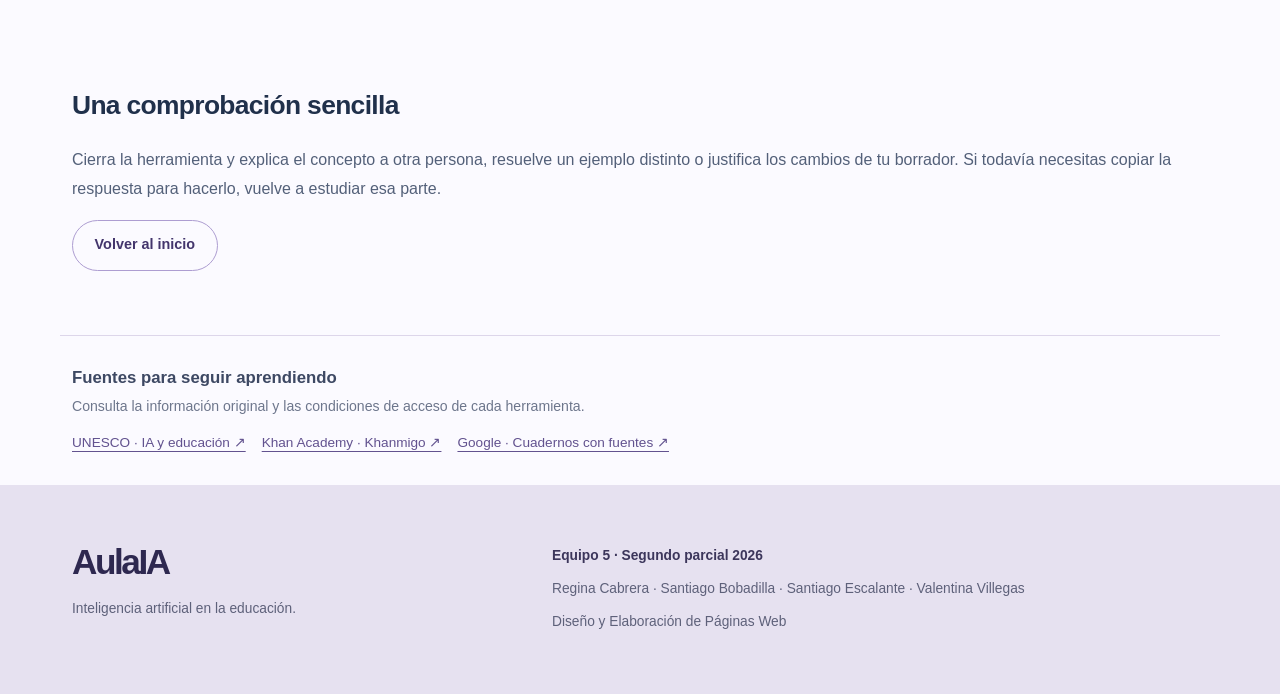
<file: DEPWP2_Cabrera_Regina_AULAIA_REDISENO/uso-responsable.html>
<!doctype html><html lang="es"><head><meta charset="utf-8"><meta name="viewport" content="width=device-width, initial-scale=1"><title>Uso responsable integridad académica y verificación | AulaIA</title><meta name="description" content="Revisa fuentes, reconoce apoyos y genera un plan de estudio local sin compartir datos."><link rel="icon" href="imagenes/favicon.svg" type="image/svg+xml"><link rel="stylesheet" href="vendor/bootstrap/bootstrap.min.css"><link rel="stylesheet" href="css/estilos.css"></head><body class="site-body"><a class="skip-link" href="#contenido">Saltar al contenido</a><nav class="navbar navbar-expand-lg" aria-label="Navegación principal"><div class="container"><a class="navbar-brand" href="index.html"><span class="brand-icon">A</span> AulaIA</a><button class="navbar-toggler" type="button" data-bs-toggle="collapse" data-bs-target="#menu" aria-controls="menu" aria-expanded="false" aria-label="Abrir menú"><span class="navbar-toggler-icon"></span></button><div class="collapse navbar-collapse" id="menu"><ul class="navbar-nav ms-auto"><li class="nav-item"><a class="nav-link " href="index.html">Inicio</a></li><li class="nav-item"><a class="nav-link " href="que-es-ia.html">Qué es la IA</a></li><li class="nav-item"><a class="nav-link " href="aplicaciones.html">Aplicaciones</a></li><li class="nav-item"><a class="nav-link " href="herramientas.html">Herramientas</a></li><li class="nav-item"><a class="nav-link active" aria-current="page" href="uso-responsable.html">Uso responsable</a></li></ul></div></div></nav><main id="contenido"><header class="page-head container"><div class="row align-items-center g-4"><div class="col-lg-8"><p class="eyebrow">APRENDE / 04</p><h1 class="page-title">Uso responsable e integridad académica</h1><p class="lead">El trabajo que entregas debe reflejar lo que comprendiste y reconocer las ayudas que utilizaste.</p></div><div class="col-lg-4"><img class="topic-image" src="imagenes/estudio-acompanado.png" width="1440" height="960" alt="Estudiante y robot consultando un libro en un salón de clases"></div></div></header><section class="section container"><h2 class="section-title">Antes de entregar</h2><div class="row g-4"><div class="col-md-6 col-lg-4"><article class="card h-100"><div class="card-body"><span class="number">01</span><h3 class="card-title">Consulta las reglas</h3><p class="card-text">Verifica qué uso permite la actividad. Declara la herramienta y la parte del proceso en la que intervino.</p></div></article></div><div class="col-md-6 col-lg-4"><article class="card h-100"><div class="card-body"><span class="number">02</span><h3 class="card-title">Contrasta la información</h3><p class="card-text">Abre la fuente original, revisa autor y fecha y compara el dato con otro recurso confiable. No cites enlaces que no has comprobado.</p></div></article></div><div class="col-md-6 col-lg-4"><article class="card h-100"><div class="card-body"><span class="number">03</span><h3 class="card-title">Protege los datos</h3><p class="card-text">Usa ejemplos ficticios. Evita subir información personal, evaluaciones de compañeros o documentos que no tienes permiso de compartir.</p></div></article></div></div><div class="panel mt-4"><h2 class="panel-title">Una declaración que puedes adaptar</h2><p class="reading">Utilicé [herramienta] para [actividad concreta]. Revisé sus sugerencias mediante [fuentes o pruebas] y modifiqué [cambios realizados]. Puedo explicar el resultado presentado.</p><p class="small-note mb-0">Completa estos datos con lo que realmente hiciste y sigue el formato que solicite tu docente.</p></div></section><section class="section-tight container" id="plan"><div class="row g-5"><div class="col-lg-5"><p class="eyebrow">PONLO EN PRÁCTICA</p><h2 class="section-title">Crea tu plan de estudio</h2><p class="reading">Elige un objetivo y el tiempo disponible. Obtendrás una rutina con un primer intento, una revisión guiada y una comprobación final.</p><p class="small-note">No pedimos nombres ni correos. El plan se genera en tu navegador y no se guarda ni se envía.</p></div><div class="col-lg-7"><form id="planForm" class="card"><div class="card-body"><div class="mb-3"><label class="form-label" for="objetivo">¿Qué quieres practicar?</label><select class="form-select" id="objetivo" required><option value="">Selecciona un objetivo</option><option value="comprender">Comprender un concepto</option><option value="resolver">Resolver ejercicios</option><option value="escribir">Revisar un texto propio</option></select></div><div class="mb-3"><label class="form-label" for="minutos">Tiempo disponible</label><select class="form-select" id="minutos" required><option value="">Selecciona una duración</option><option value="15">15 minutos</option><option value="30">30 minutos</option><option value="45">45 minutos</option></select></div><div class="form-check mb-3"><input class="form-check-input" type="checkbox" id="reglas" required><label class="form-check-label" for="reglas">Consultaré las reglas de mi actividad y verificaré las respuestas.</label></div><button class="btn btn-primary" type="submit">Generar mi plan →</button><button class="btn btn-link text-link" type="reset">Empezar de nuevo</button><div id="resultado" class="result d-none" role="status" aria-live="polite" tabindex="-1"></div><noscript><p>Para generar el plan activa JavaScript. También puedes dividir tu tiempo en tres partes iguales: intentar, revisar y comprobar.</p></noscript></div></form></div></div></section><section class="section container"><h2 class="subheading">Una comprobación sencilla</h2><p class="reading">Cierra la herramienta y explica el concepto a otra persona, resuelve un ejemplo distinto o justifica los cambios de tu borrador. Si todavía necesitas copiar la respuesta para hacerlo, vuelve a estudiar esa parte.</p><a class="btn btn-outline-dark" href="index.html">Volver al inicio</a></section></main><section class="sources container"><h2>Fuentes para seguir aprendiendo</h2><p>Consulta la información original y las condiciones de acceso de cada herramienta.</p><div class="d-flex flex-wrap gap-3"><a href="https://www.unesco.org/en/articles/guidance-generative-ai-education-and-research" target="_blank" rel="noopener noreferrer">UNESCO · IA y educación ↗</a><a href="https://khanmigo.ai/" target="_blank" rel="noopener noreferrer">Khan Academy · Khanmigo ↗</a><a href="https://support.google.com/gemininotebook/answer/16206563" target="_blank" rel="noopener noreferrer">Google · Cuadernos con fuentes ↗</a></div></section><footer class="footer"><div class="container"><div class="row g-3"><div class="col-lg-5"><a class="footer-brand" href="index.html">AulaIA</a><p>Inteligencia artificial en la educación.</p></div><div class="col-lg-7"><p><strong>Equipo 5 · Segundo parcial 2026</strong></p><p>Regina Cabrera · Santiago Bobadilla · Santiago Escalante · Valentina Villegas</p><p>Diseño y Elaboración de Páginas Web</p></div></div></div></footer><script src="vendor/bootstrap/bootstrap.bundle.min.js"></script><script src="js/sitio.js"></script></body></html>
</file>
<file: DEPWP2_Cabrera_Regina_AULAIA_REDISENO/css/estilos.css>
/* AulaIA: diseño propio del equipo 5. Estilos externos con clases e identificadores. */
.site-body{background:#fbfaff;color:#24314d;font-family:Arial,Helvetica,sans-serif}.container{max-width:1160px}.navbar{background:#13213d;padding:1rem 0}.navbar-brand{color:#fff;font-size:1.45rem;font-weight:800;letter-spacing:-.05em}.navbar-brand:hover{color:#d4d1ff}.brand-icon{display:inline-grid;place-items:center;background:#c6baff;color:#18233b;border-radius:50%;width:32px;height:32px;margin-right:.4rem;font-size:1rem}.navbar-nav{gap:.35rem}.nav-link{color:#e8e9f3;font-size:.9rem;padding:.65rem .9rem!important;border-radius:30px}.nav-link:hover,.nav-link:focus{color:#fff;background:#293a58}.nav-link.active{color:#16233e;background:#d6cffc}.navbar-toggler{border-color:#8391ac;background:#f3f1ff}.skip-link{position:absolute;top:-90px;left:20px;padding:1rem;background:#fff;z-index:2000}.skip-link:focus{top:12px}.lab-hero{padding:3.8rem 0 0;background:#f1efff}.lab-intro{max-width:900px;text-align:center;margin:0 auto 2.8rem}.lab-kicker,.eyebrow{font-size:.74rem;font-weight:800;letter-spacing:.17em;color:#5c4dac;margin-bottom:1.2rem}.lab-title{font-size:clamp(2.9rem,5.5vw,5.3rem);font-weight:800;letter-spacing:-.065em;line-height:1.02;color:#162340;margin-bottom:1.5rem}.lab-emphasis{color:#6755b5}.lab-description{max-width:610px;margin:0 auto 1.7rem;font-size:1.08rem;line-height:1.75;color:#515c76}.lab-actions{display:flex;align-items:center;justify-content:center;flex-wrap:wrap;gap:1.5rem}.lab-text-link{color:#403369;font-size:.92rem;font-weight:700;text-decoration:none}.lab-text-link:hover{text-decoration:underline}.lab-cover{position:relative;max-width:950px;margin:auto;border-radius:28px 28px 0 0;overflow:hidden;background:#253b68}.lab-cover-photo{display:block;width:100%;height:auto}.lab-cover-label{position:absolute;left:22px;bottom:22px;background:#fff;color:#17273f;padding:.9rem 1.2rem;border-radius:50px;font-size:.85rem;font-weight:700;box-shadow:0 6px 30px #14223b22}.lab-dot{display:inline-block;width:9px;height:9px;border-radius:50%;background:#9481dd;margin-right:8px}.lab-caption{max-width:950px;margin:auto;display:flex;justify-content:space-between;padding:1.2rem 0 1.5rem;gap:1rem;font-size:.65rem;letter-spacing:.13em;font-weight:700;color:#5b5474}.btn{border-radius:30px;padding:.85rem 1.35rem;font-weight:700;font-size:.9rem}.btn-primary{--bs-btn-bg:#6552b5;--bs-btn-border-color:#6552b5;--bs-btn-hover-bg:#4b3a94;--bs-btn-hover-border-color:#4b3a94;--bs-btn-active-bg:#40317f;--bs-btn-active-border-color:#40317f}.btn-outline-dark{--bs-btn-color:#43356c;--bs-btn-border-color:#ad9dd1;--bs-btn-hover-bg:#43356c;--bs-btn-hover-border-color:#43356c}.section{padding-top:5rem;padding-bottom:4rem}.section-tight{padding-top:1.5rem;padding-bottom:3.5rem}.section-title{font-weight:750;font-size:clamp(1.9rem,3.4vw,3rem);line-height:1.12;letter-spacing:-.045em;max-width:770px;color:#182742;margin-bottom:2rem}.section-copy,.reading{font-size:1rem;color:#536079;line-height:1.85}.reading p{margin-bottom:1.2rem}.route-card{display:block;text-decoration:none;position:relative;padding:2rem 2rem 1.6rem 5.5rem;background:#fff;border:1px solid #e0daee;border-radius:16px;color:#202e49;height:100%;transition:transform .15s,background .15s}.route-card:hover{background:#f0ebff;transform:translateY(-3px)}.route-card .number{position:absolute;left:1.5rem;top:2rem;border:1px solid #c7bae6;border-radius:50%;width:38px;height:38px;display:grid;place-items:center;color:#685298;font-size:.8rem}.route-title{font-size:1.3rem;font-weight:750;letter-spacing:-.025em;margin-bottom:.7rem}.route-card p{font-size:.96rem;line-height:1.7;color:#657089}.route-card>span:last-child{font-size:.85rem;font-weight:700;color:#6552a3}.page-head{padding-top:4rem;padding-bottom:3rem;border-bottom:1px solid #e0daed;background:transparent}.page-title{color:#182742;font-size:clamp(2.3rem,4.4vw,4.1rem);font-weight:800;line-height:1.06;letter-spacing:-.05em;margin-bottom:1.4rem}.page-head .lead{color:#5c647d;line-height:1.75;font-size:1.08rem;max-width:660px}.topic-image{display:block;width:100%;height:auto;max-width:360px;margin:auto;border-radius:50% 50% 16px 16px;border:8px solid #eee8fa}.card{border:0;border-top:4px solid #baabdc;border-radius:0 0 14px 14px;background:#f0edf7;box-shadow:none}.card-body{padding:1.8rem}.number{font-size:.78rem;color:#7c669f;font-weight:750;letter-spacing:.1em}.card-title{font-size:1.3rem;font-weight:750;margin:1rem 0;color:#20304b;letter-spacing:-.025em}.card-text{font-size:.98rem;color:#59647c;line-height:1.8}.subheading{font-size:1.65rem;font-weight:750;color:#20304b;margin-bottom:1.4rem;letter-spacing:-.025em}.content-list{padding-left:1.35rem;line-height:1.85;color:#536079}.content-list li{margin-bottom:.8rem}.panel{border:0;border-radius:18px;background:#e8f0f5;padding:2.5rem}.panel-title{font-size:1.7rem;font-weight:750;letter-spacing:-.03em;color:#243853}.carousel-panel{background:#162746;color:#fff;border-radius:22px;overflow:hidden}.carousel-content{display:grid;grid-template-columns:1.1fr 1fr;gap:2.8rem;align-items:center;min-height:430px;padding:2.8rem 4rem}.carousel-art{width:100%;height:340px;object-fit:contain;border-radius:14px;background:#223653}.carousel-heading{font-size:2.35rem;font-weight:750;line-height:1.08;letter-spacing:-.04em;color:#fff}.carousel-paragraph{color:#c6d3e7;line-height:1.8;font-size:1.05rem}.carousel-control-prev,.carousel-control-next{width:6%}.accordion-item{border-color:#ddd5ee;background:#fff}.accordion-button{color:#2b3552;background:#f8f6fd;font-weight:700;padding:1.3rem}.accordion-button:not(.collapsed){color:#493479;background:#ebe4fb}.accordion-body{color:#5b647d;line-height:1.8;padding:1.4rem}.accordion-button:focus,.form-select:focus,.form-check-input:focus{box-shadow:0 0 0 .2rem #8a73c74d;border-color:#8770bd}.table-wrap{overflow-x:auto;border-radius:12px}.comparison{--bs-table-bg:#fff;--bs-table-color:#40506a;margin-bottom:0;min-width:580px}.comparison th{background:#e4def1;color:#25304c}.comparison td,.comparison th{padding:1.2rem;vertical-align:top}.comparison caption{font-size:.82rem;color:#626b80;padding-top:1rem}.form-label{color:#2d3a55;font-weight:700;margin-bottom:.6rem}.form-select{border-radius:10px;padding:.85rem}.form-check-input:checked{background-color:#6552b5;border-color:#6552b5}.form-check-label{line-height:1.7;color:#57627a}.result{background:#fff;border-left:4px solid #8972bc;margin-top:1.5rem;padding:1.5rem;border-radius:4px}.text-link{color:#6552a3;font-weight:700}.small-note,.privacy-note,.citation-note{font-size:.85rem;line-height:1.7;color:#697188}.modal-content{border:0;border-radius:20px}.modal-header{background:#eee9fa;border-radius:20px 20px 0 0;padding:1.4rem}.modal-title{color:#29324f;font-weight:750}.modal-body{padding:1.6rem;color:#576178;line-height:1.8}.sources{border-top:1px solid #ddd6ea;padding-top:2rem;padding-bottom:2rem}.sources h2{font-size:1.05rem;color:#3d4863;font-weight:750}.sources p{font-size:.88rem;color:#6d768c}.sources a{font-size:.85rem;color:#62528f;text-underline-offset:4px}.footer{background:#e6e1f0;padding:3.2rem 0;color:#5e617a}.footer-brand{font-size:2.2rem;letter-spacing:-.07em;font-weight:800;text-decoration:none;color:#2e2850}.footer p{font-size:.86rem;line-height:1.8;margin:.5rem 0}.footer strong{color:#3c365b}.hero-image{width:100%;height:auto}.quote-panel{padding:2rem;background:#ebe5f6;border-radius:12px}.case-label{color:#654e90;font-weight:700}.progress-label{color:#5f4a83;font-weight:700}
@media(min-width:1400px){.container{max-width:1160px}}@media(max-width:991px){.navbar-collapse{padding-top:1rem}.lab-hero{padding-top:3rem}.lab-title{font-size:3.8rem}.page-head{padding-top:3rem}.topic-image{max-width:320px}.carousel-content{grid-template-columns:1fr 1fr;gap:1.5rem;padding:2.3rem 3rem}.carousel-art{height:290px}.carousel-heading{font-size:1.8rem}.section{padding-top:3.5rem;padding-bottom:3rem}}@media(max-width:575px){.container{padding-left:20px;padding-right:20px}.lab-title{font-size:2.8rem}.lab-intro{margin-bottom:2rem}.lab-actions{gap:1.2rem}.lab-cover{border-radius:18px 18px 0 0}.lab-cover-label{position:static;border-radius:0;box-shadow:none;font-size:.76rem;padding:.8rem}.lab-caption{font-size:.55rem}.lab-description{font-size:1rem}.route-card{padding:1.5rem 1.3rem 1.5rem 4.5rem}.route-card .number{left:1rem;top:1.5rem;width:32px;height:32px}.carousel-content{display:block;padding:1.7rem 2rem;min-height:525px}.carousel-art{height:260px;margin-bottom:1.6rem}.carousel-heading{font-size:1.9rem}.panel{padding:1.6rem}.card-body{padding:1.5rem}.page-title{font-size:2.5rem}.section-title{font-size:2rem}.form-check-label{font-size:.9rem}.footer{padding:2.5rem 0}.lab-kicker{font-size:.63rem}}@media(prefers-reduced-motion:reduce){.carousel-item,.route-card{transition:none}.route-card:hover{transform:none}}
</file>
